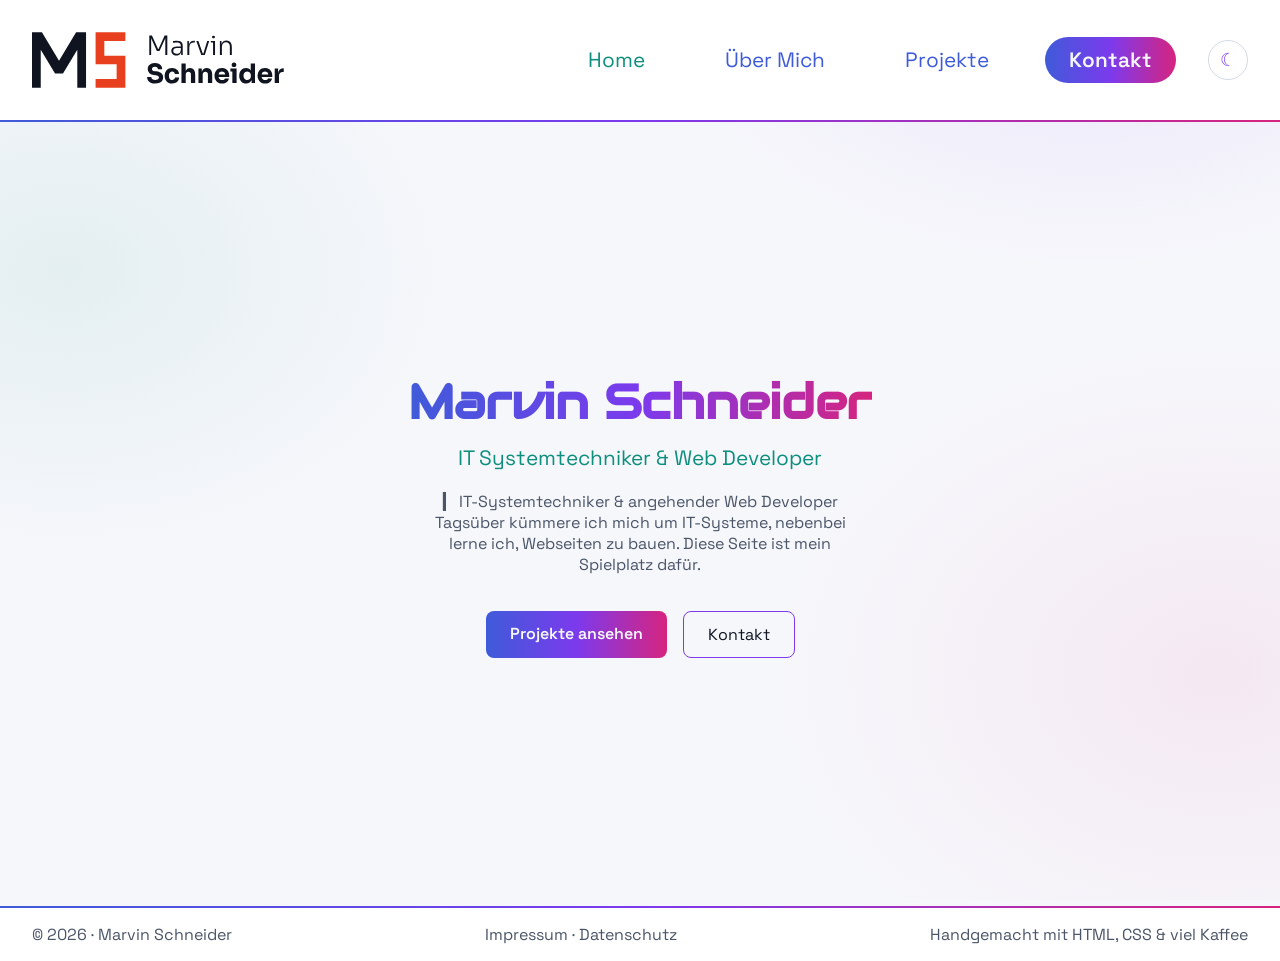
<file: index.html>
<!DOCTYPE html>
<html lang="de">
<head>
    <meta charset="UTF-8">
    <meta name="viewport" content="width=device-width, initial-scale=1.0">
    <title>Marvin Schneider</title>
    <script src="/js/theme.js"></script>
    <link rel="stylesheet" href="/CSS/style.css">
    <link rel="stylesheet" href="/CSS/colors.css">
    <link rel="stylesheet" href="/CSS/fonts.css">
    <link rel="preconnect" href="https://fonts.googleapis.com">
    <link rel="preconnect" href="https://fonts.gstatic.com" crossorigin>
    <link href="https://fonts.googleapis.com/css2?family=Audiowide&display=swap" rel="stylesheet">
    <link href="https://fonts.googleapis.com/css2?family=Space+Grotesk:wght@300..700&display=swap" rel="stylesheet">
</head>
<body>
    <header class="nav-menu">
    <p class="menu-name">
        <a href="https://www.marvin-max.ch">
            <picture class="logo-dark">
                <source media="(max-width: 700px)" srcset="/assets/monogram-hell-auf-dunkel.svg">
                <img src="/assets/logo.svg" alt="Marvin Schneider" class="menu-logo">
            </picture>
            <picture class="logo-light">
                <source media="(max-width: 700px)" srcset="/assets/monogram.svg">
                <img src="/assets/logo-horizontal.svg" alt="Marvin Schneider" class="menu-logo">
            </picture>
        </a>
    </p>
    <button class="nav-toggle" type="button" aria-label="Menü öffnen" aria-expanded="false" aria-controls="main-nav">
        <span class="nav-toggle-bar"></span>
        <span class="nav-toggle-bar"></span>
        <span class="nav-toggle-bar"></span>
    </button>
    <nav class="navbar" id="main-nav" aria-label="Hauptnavigation">
        <ul class="nav-list">
                <li><a class="nav-active" href="index.html">Home</a></li>
                <li><a href="about.html">Über Mich</a></li>
                <li><a href="projekte.html">Projekte</a></li>
                <li><a class="contact-button" href="kontakt.html">Kontakt</a></li>
            <li><button class="theme-toggle" type="button" aria-pressed="false" aria-label="Helles Design aktivieren"><span class="icon-sun" aria-hidden="true">☀</span><span class="icon-moon" aria-hidden="true">☾</span></button></li>
        </ul>
    </nav>
</header>
 <section class="hero">
    <h1 class="hero-title">Marvin Schneider</h1>
    <p class="hero-role">IT Systemtechniker  & Web Developer</p>
    <p class="hero-text">
        ▎ IT-Systemtechniker & angehender Web Developer
        Tagsüber kümmere ich mich um IT-Systeme, nebenbei lerne ich, Webseiten zu bauen. Diese Seite ist mein Spielplatz dafür.
     </p>
    <div class="hero-actions">
        <a href="projekte.html" class="hero-button hero-button--primary">Projekte ansehen</a>
        <a href="kontakt.html" class="hero-button hero-button--outline">Kontakt</a>
    </div>
</section>
    <footer class="footer">
        <p>&copy; 2026 &middot; Marvin Schneider</p>
        <p>
            <a href="impressum.html">Impressum</a>
            &middot;
            <a href="datenschutz.html">Datenschutz</a>
        </p>
        <p class="spruch">Handgemacht mit HTML, CSS &amp; viel Kaffee</p>
    </footer>

<script src="/js/nav.js"></script>
</body>
</html>
</file>
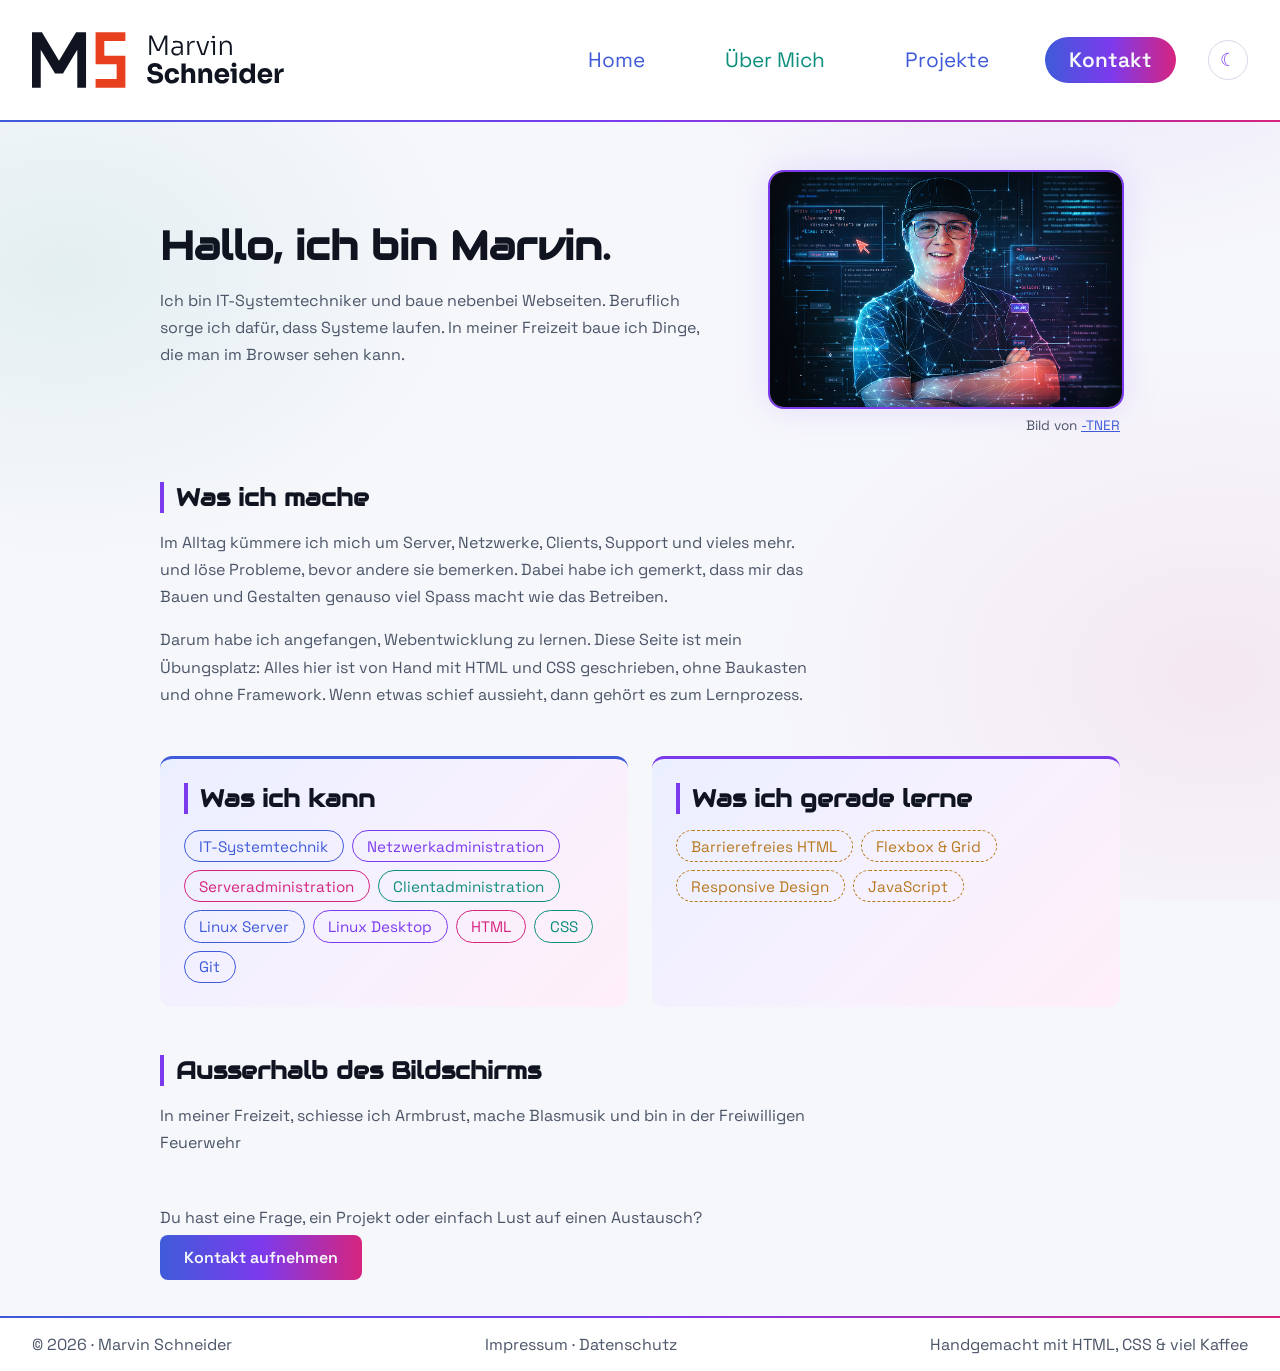
<file: about.html>
<!DOCTYPE html>
<html lang="de">
<head>
    <meta charset="UTF-8">
    <meta name="viewport" content="width=device-width, initial-scale=1.0">
    <title>Über mich – Marvin Schneider</title>
    <script src="/js/theme.js"></script>
    <link rel="stylesheet" href="/CSS/style.css">
    <link rel="stylesheet" href="/CSS/colors.css">
    <link rel="stylesheet" href="/CSS/fonts.css">
    <link rel="preconnect" href="https://fonts.googleapis.com">
    <link rel="preconnect" href="https://fonts.gstatic.com" crossorigin>
    <link href="https://fonts.googleapis.com/css2?family=Audiowide&display=swap" rel="stylesheet">
    <link href="https://fonts.googleapis.com/css2?family=Space+Grotesk:wght@300..700&display=swap" rel="stylesheet">
    <link rel="icon" type="image/svg+xml" href="/assets/favicon.svg">

</head>
<body>
<header class="nav-menu">
    <p class="menu-name">
        <a href="https://www.marvin-max.ch">
            <picture class="logo-dark">
                <source media="(max-width: 700px)" srcset="/assets/monogram-hell-auf-dunkel.svg">
                <img src="/assets/logo.svg" alt="Marvin Schneider" class="menu-logo">
            </picture>
            <picture class="logo-light">
                <source media="(max-width: 700px)" srcset="/assets/monogram.svg">
                <img src="/assets/logo-horizontal.svg" alt="Marvin Schneider" class="menu-logo">
            </picture>
        </a>
    </p>
    <button class="nav-toggle" type="button" aria-label="Menü öffnen" aria-expanded="false" aria-controls="main-nav">
        <span class="nav-toggle-bar"></span>
        <span class="nav-toggle-bar"></span>
        <span class="nav-toggle-bar"></span>
    </button>
    <nav class="navbar" id="main-nav" aria-label="Hauptnavigation">
        <ul class="nav-list">
                <li><a href="index.html">Home</a></li>
                <li><a class="nav-active" href="about.html">Über Mich</a></li>
                <li><a href="projekte.html">Projekte</a></li>
                <li><a class="contact-button" href="kontakt.html">Kontakt</a></li>
            <li><button class="theme-toggle" type="button" aria-pressed="false" aria-label="Helles Design aktivieren"><span class="icon-sun" aria-hidden="true">☀</span><span class="icon-moon" aria-hidden="true">☾</span></button></li>
        </ul>
    </nav>
</header>
<main class="about">
    <section class="about-intro">
        <div class="about-intro-text">
            <h1 class="about-title">Hallo, ich bin Marvin.</h1>
            <p>
                Ich bin IT-Systemtechniker und baue nebenbei Webseiten. Beruflich sorge
                ich dafür, dass Systeme laufen. In meiner Freizeit baue ich Dinge, die
                man im Browser sehen kann.
            </p>
        </div>
        <figure class="about-figure">
            <img src="/assets/Profile%20Pic%20Marvin%20Schneider_digital%20colors%20small.png"
                 alt="Porträt von Marvin Schneider mit Cap und Brille vor leuchtendem Code" class="about-photo">
            <figcaption>
                Bild von <a href="https://thatstner.com/" target="_blank" rel="noopener noreferrer">-TNER</a>
            </figcaption>
        </figure>
    </section>

    <section>
        <h2>Was ich mache</h2>
        <p>
            Im Alltag kümmere ich mich um Server, Netzwerke, Clients, Support und vieles mehr.
            und löse Probleme, bevor andere sie bemerken. Dabei habe ich gemerkt, dass
            mir das Bauen und Gestalten genauso viel Spass macht wie das Betreiben.
        </p>
        <p>
            Darum habe ich angefangen, Webentwicklung zu lernen. Diese Seite ist mein
            Übungsplatz: Alles hier ist von Hand mit HTML und CSS geschrieben, ohne
            Baukasten und ohne Framework. Wenn etwas schief aussieht, dann gehört es
            zum Lernprozess.
        </p>
    </section>

    <section class="about-cards">
        <div class="about-card">
            <h2>Was ich kann</h2>
            <ul class="skills">
                <li>IT-Systemtechnik</li>
                <li>Netzwerkadministration</li>
                <li>Serveradministration</li>
                <li>Clientadministration</li>
                <li>Linux Server</li>
                <li>Linux Desktop</li>
                <li>HTML</li>
                <li>CSS</li>
                <li>Git</li>
                </ul>
        </div>
        <div class="about-card">
            <h2>Was ich gerade lerne</h2>
            <ul class="skills skills--learning">
                <li>Barrierefreies HTML</li>
                <li>Flexbox &amp; Grid</li>
                <li>Responsive Design</li>
                <li>JavaScript</li>
            </ul>
        </div>
    </section>

    <section>
        <h2>Ausserhalb des Bildschirms</h2>
        <p>
            In meiner Freizeit, schiesse ich Armbrust, mache Blasmusik und bin in der Freiwilligen Feuerwehr
        </p>
    </section>

    <section class="about-cta">
        <p>Du hast eine Frage, ein Projekt oder einfach Lust auf einen Austausch?</p>
        <a href="kontakt.html" class="hero-button hero-button--primary">Kontakt aufnehmen</a>
    </section>
</main>

<footer class="footer">
    <p>&copy; 2026 &middot; Marvin Schneider</p>
    <p>
        <a href="impressum.html">Impressum</a>
        &middot;
        <a href="datenschutz.html">Datenschutz</a>
    </p>
    <p class="spruch">Handgemacht mit HTML, CSS &amp; viel Kaffee</p>
</footer>
<script src="/js/nav.js"></script>
</body>
</html>
</file>
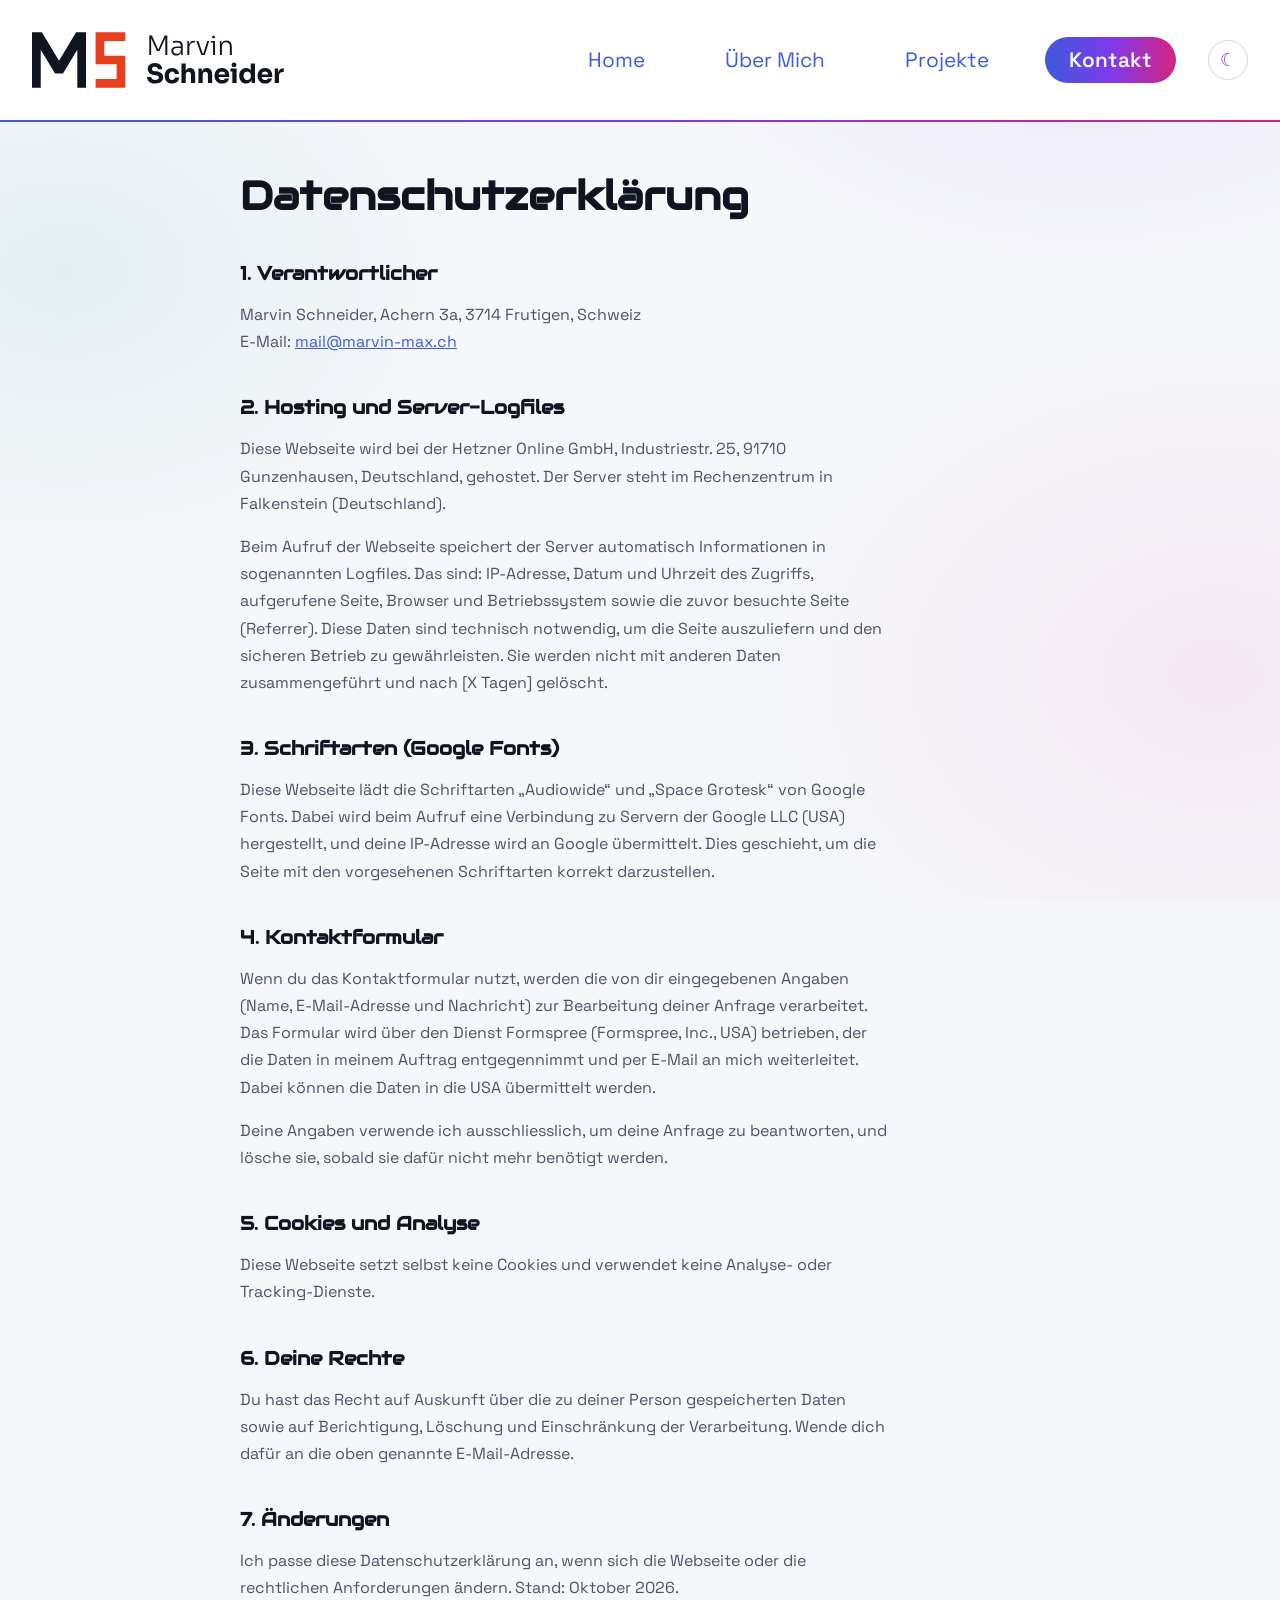
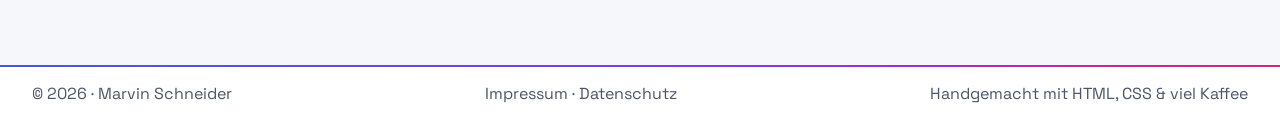
<file: datenschutz.html>
<!DOCTYPE html>
<html lang="de">
<head>
    <meta charset="UTF-8">
    <meta name="viewport" content="width=device-width, initial-scale=1.0">
    <title>Datenschutz – Marvin Schneider</title>
    <script src="/js/theme.js"></script>
    <link rel="stylesheet" href="/CSS/style.css">
    <link rel="stylesheet" href="/CSS/colors.css">
    <link rel="stylesheet" href="/CSS/fonts.css">
    <link rel="preconnect" href="https://fonts.googleapis.com">
    <link rel="preconnect" href="https://fonts.gstatic.com" crossorigin>
    <link href="https://fonts.googleapis.com/css2?family=Audiowide&display=swap" rel="stylesheet">
    <link href="https://fonts.googleapis.com/css2?family=Space+Grotesk:wght@300..700&display=swap" rel="stylesheet">
    <link rel="icon" type="image/svg+xml" href="/assets/favicon.svg">
</head>
<body>
<header class="nav-menu">
    <p class="menu-name">
        <a href="https://www.marvin-max.ch">
            <picture class="logo-dark">
                <source media="(max-width: 700px)" srcset="/assets/monogram-hell-auf-dunkel.svg">
                <img src="/assets/logo.svg" alt="Marvin Schneider" class="menu-logo">
            </picture>
            <picture class="logo-light">
                <source media="(max-width: 700px)" srcset="/assets/monogram.svg">
                <img src="/assets/logo-horizontal.svg" alt="Marvin Schneider" class="menu-logo">
            </picture>
        </a>
    </p>
    <button class="nav-toggle" type="button" aria-label="Menü öffnen" aria-expanded="false" aria-controls="main-nav">
        <span class="nav-toggle-bar"></span>
        <span class="nav-toggle-bar"></span>
        <span class="nav-toggle-bar"></span>
    </button>
    <nav class="navbar" id="main-nav" aria-label="Hauptnavigation">
        <ul class="nav-list">
                <li><a href="index.html">Home</a></li>
                <li><a href="about.html">Über Mich</a></li>
                <li><a href="projekte.html">Projekte</a></li>
                <li><a class="contact-button" href="kontakt.html">Kontakt</a></li>
            <li><button class="theme-toggle" type="button" aria-pressed="false" aria-label="Helles Design aktivieren"><span class="icon-sun" aria-hidden="true">☀</span><span class="icon-moon" aria-hidden="true">☾</span></button></li>
        </ul>
    </nav>
</header>

<main class="legal">
    <h1 class="about-title">Datenschutzerklärung</h1>

    <section>
        <h2>1. Verantwortlicher</h2>
        <p>
            Marvin Schneider, Achern 3a, 3714 Frutigen, Schweiz<br>
            E-Mail: <a href="mailto:mail@marvin-max.ch">mail@marvin-max.ch</a>
        </p>
    </section>

    <section>
        <h2>2. Hosting und Server-Logfiles</h2>
        <p>
            Diese Webseite wird bei der Hetzner Online GmbH, Industriestr. 25,
            91710 Gunzenhausen, Deutschland, gehostet. Der Server steht im
            Rechenzentrum in Falkenstein (Deutschland).
        </p>
        <p>
            Beim Aufruf der Webseite speichert der Server automatisch Informationen
            in sogenannten Logfiles. Das sind: IP-Adresse, Datum und Uhrzeit des
            Zugriffs, aufgerufene Seite, Browser und Betriebssystem sowie die zuvor
            besuchte Seite (Referrer). Diese Daten sind technisch notwendig, um die
            Seite auszuliefern und den sicheren Betrieb zu gewährleisten. Sie werden
            nicht mit anderen Daten zusammengeführt und nach [X Tagen] gelöscht.
        </p>
    </section>

    <section>
        <h2>3. Schriftarten (Google Fonts)</h2>
        <p>
            Diese Webseite lädt die Schriftarten „Audiowide“ und „Space Grotesk“ von
            Google Fonts. Dabei wird beim Aufruf eine Verbindung zu Servern der
            Google LLC (USA) hergestellt, und deine IP-Adresse wird an Google
            übermittelt. Dies geschieht, um die Seite mit den vorgesehenen
            Schriftarten korrekt darzustellen.
        </p>
    </section>

    <section>
        <h2>4. Kontaktformular</h2>
        <p>
            Wenn du das Kontaktformular nutzt, werden die von dir eingegebenen
            Angaben (Name, E-Mail-Adresse und Nachricht) zur Bearbeitung deiner
            Anfrage verarbeitet. Das Formular wird über den Dienst Formspree
            (Formspree, Inc., USA) betrieben, der die Daten in meinem Auftrag
            entgegennimmt und per E-Mail an mich weiterleitet. Dabei können die
            Daten in die USA übermittelt werden.
        </p>
        <p>
            Deine Angaben verwende ich ausschliesslich, um deine Anfrage zu
            beantworten, und lösche sie, sobald sie dafür nicht mehr benötigt werden.
        </p>
    </section>

    <section>
        <h2>5. Cookies und Analyse</h2>
        <p>
            Diese Webseite setzt selbst keine Cookies und verwendet keine
            Analyse- oder Tracking-Dienste.
        </p>
    </section>

    <section>
        <h2>6. Deine Rechte</h2>
        <p>
            Du hast das Recht auf Auskunft über die zu deiner Person gespeicherten
            Daten sowie auf Berichtigung, Löschung und Einschränkung der
            Verarbeitung. Wende dich dafür an die oben genannte E-Mail-Adresse.
        </p>
    </section>

    <section>
        <h2>7. Änderungen</h2>
        <p>
            Ich passe diese Datenschutzerklärung an, wenn sich die Webseite oder die
            rechtlichen Anforderungen ändern. Stand: Oktober 2026.
        </p>
    </section>
</main>

<footer class="footer">
    <p>&copy; 2026 &middot; Marvin Schneider</p>
    <p>
        <a href="impressum.html">Impressum</a>
        &middot;
        <a href="datenschutz.html">Datenschutz</a>
    </p>
    <p class="spruch">Handgemacht mit HTML, CSS &amp; viel Kaffee</p>
</footer>
<script src="/js/nav.js"></script>
</body>
</html>
</file>
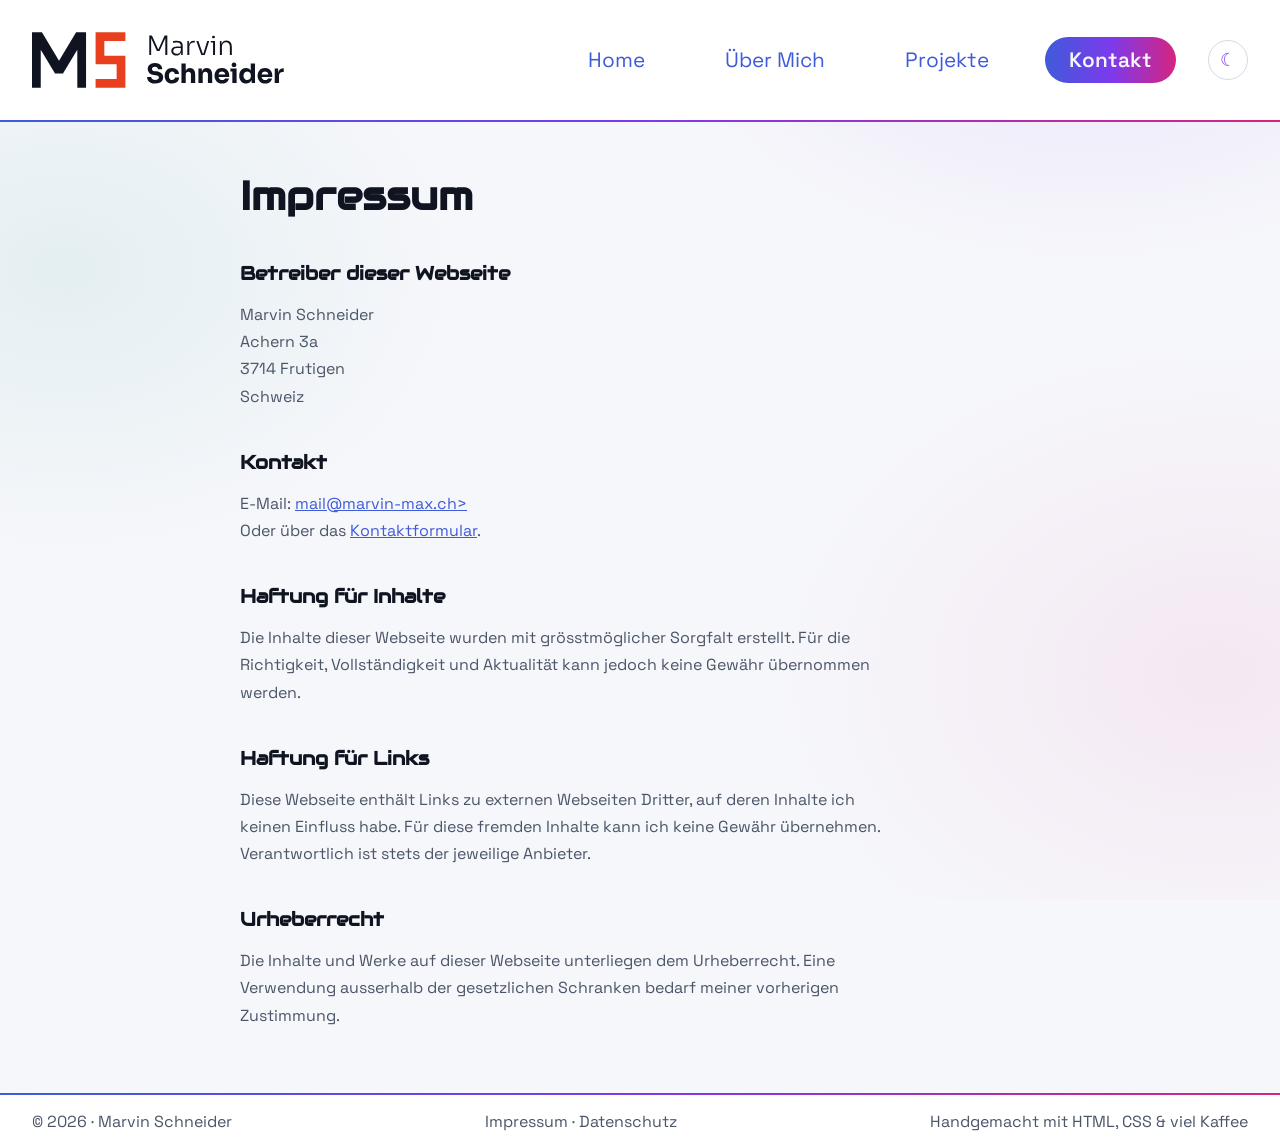
<file: impressum.html>
<!DOCTYPE html>
<html lang="de">
<head>
    <meta charset="UTF-8">
    <meta name="viewport" content="width=device-width, initial-scale=1.0">
    <title>Impressum – Marvin Schneider</title>
    <script src="/js/theme.js"></script>
    <link rel="stylesheet" href="/CSS/style.css">
    <link rel="stylesheet" href="/CSS/colors.css">
    <link rel="stylesheet" href="/CSS/fonts.css">
    <link rel="preconnect" href="https://fonts.googleapis.com">
    <link rel="preconnect" href="https://fonts.gstatic.com" crossorigin>
    <link href="https://fonts.googleapis.com/css2?family=Audiowide&display=swap" rel="stylesheet">
    <link href="https://fonts.googleapis.com/css2?family=Space+Grotesk:wght@300..700&display=swap" rel="stylesheet">
    <link rel="icon" type="image/svg+xml" href="/assets/favicon.svg">
</head>
<body>
<header class="nav-menu">
    <p class="menu-name">
        <a href="https://www.marvin-max.ch">
            <picture class="logo-dark">
                <source media="(max-width: 700px)" srcset="/assets/monogram-hell-auf-dunkel.svg">
                <img src="/assets/logo.svg" alt="Marvin Schneider" class="menu-logo">
            </picture>
            <picture class="logo-light">
                <source media="(max-width: 700px)" srcset="/assets/monogram.svg">
                <img src="/assets/logo-horizontal.svg" alt="Marvin Schneider" class="menu-logo">
            </picture>
        </a>
    </p>
    <button class="nav-toggle" type="button" aria-label="Menü öffnen" aria-expanded="false" aria-controls="main-nav">
        <span class="nav-toggle-bar"></span>
        <span class="nav-toggle-bar"></span>
        <span class="nav-toggle-bar"></span>
    </button>
    <nav class="navbar" id="main-nav" aria-label="Hauptnavigation">
        <ul class="nav-list">
                <li><a href="index.html">Home</a></li>
                <li><a href="about.html">Über Mich</a></li>
                <li><a href="projekte.html">Projekte</a></li>
                <li><a class="contact-button" href="kontakt.html">Kontakt</a></li>
            <li><button class="theme-toggle" type="button" aria-pressed="false" aria-label="Helles Design aktivieren"><span class="icon-sun" aria-hidden="true">☀</span><span class="icon-moon" aria-hidden="true">☾</span></button></li>
        </ul>
    </nav>
</header>

<main class="legal">
    <h1 class="about-title">Impressum</h1>

    <section>
        <h2>Betreiber dieser Webseite</h2>
        <p>
            Marvin Schneider<br>
            Achern 3a<br>
            3714 Frutigen<br>
            Schweiz
        </p>
    </section>

    <section>
        <h2>Kontakt</h2>
        <p>
            E-Mail: <a href="mailto:mail@marvin-max.ch">mail@marvin-max.ch></a><br>
            Oder über das <a href="kontakt.html">Kontaktformular</a>.
        </p>
    </section>

    <section>
        <h2>Haftung für Inhalte</h2>
        <p>
            Die Inhalte dieser Webseite wurden mit grösstmöglicher Sorgfalt erstellt.
            Für die Richtigkeit, Vollständigkeit und Aktualität kann jedoch keine
            Gewähr übernommen werden.
        </p>
    </section>

    <section>
        <h2>Haftung für Links</h2>
        <p>
            Diese Webseite enthält Links zu externen Webseiten Dritter, auf deren Inhalte
            ich keinen Einfluss habe. Für diese fremden Inhalte kann ich keine Gewähr
            übernehmen. Verantwortlich ist stets der jeweilige Anbieter.
        </p>
    </section>

    <section>
        <h2>Urheberrecht</h2>
        <p>
            Die Inhalte und Werke auf dieser Webseite unterliegen dem Urheberrecht.
            Eine Verwendung ausserhalb der gesetzlichen Schranken bedarf meiner
            vorherigen Zustimmung.
        </p>
    </section>
</main>

<footer class="footer">
    <p>&copy; 2026 &middot; Marvin Schneider</p>
    <p>
        <a href="impressum.html">Impressum</a>
        &middot;
        <a href="datenschutz.html">Datenschutz</a>
    </p>
    <p class="spruch">Handgemacht mit HTML, CSS &amp; viel Kaffee</p>
</footer>
<script src="/js/nav.js"></script>
</body>
</html>
</file>
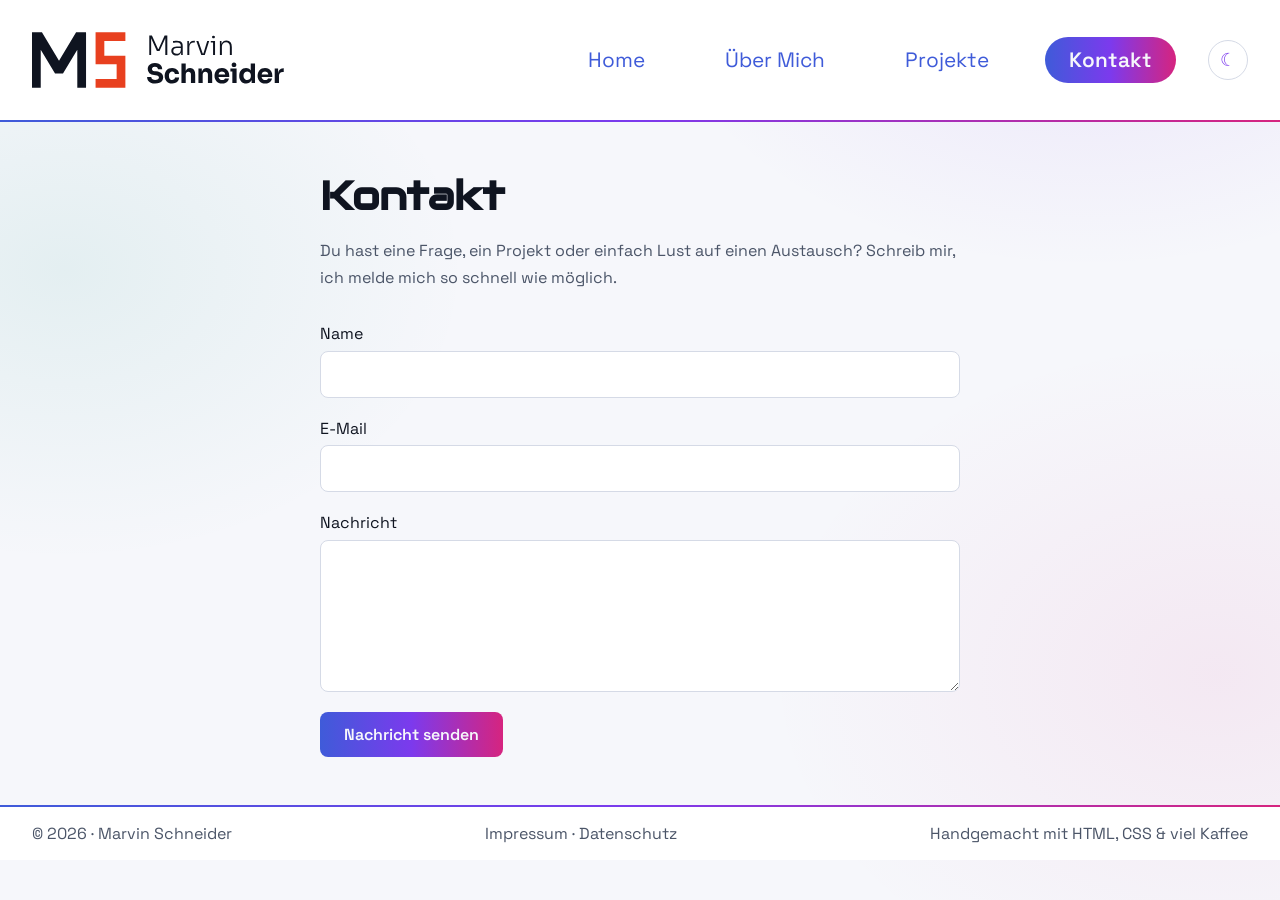
<file: kontakt.html>
<!DOCTYPE html>
<html lang="de">
<head>
    <meta charset="UTF-8">
    <meta name="viewport" content="width=device-width, initial-scale=1.0">
    <title>Kontakt – Marvin Schneider</title>
    <script src="/js/theme.js"></script>
    <link rel="stylesheet" href="/CSS/style.css">
    <link rel="stylesheet" href="/CSS/colors.css">
    <link rel="stylesheet" href="/CSS/fonts.css">
    <link rel="preconnect" href="https://fonts.googleapis.com">
    <link rel="preconnect" href="https://fonts.gstatic.com" crossorigin>
    <link href="https://fonts.googleapis.com/css2?family=Audiowide&display=swap" rel="stylesheet">
    <link href="https://fonts.googleapis.com/css2?family=Space+Grotesk:wght@300..700&display=swap" rel="stylesheet">
    <link rel="icon" type="image/svg+xml" href="/assets/favicon.svg">
</head>
<body>
<header class="nav-menu">
    <p class="menu-name">
        <a href="https://www.marvin-max.ch">
            <picture class="logo-dark">
                <source media="(max-width: 700px)" srcset="/assets/monogram-hell-auf-dunkel.svg">
                <img src="/assets/logo.svg" alt="Marvin Schneider" class="menu-logo">
            </picture>
            <picture class="logo-light">
                <source media="(max-width: 700px)" srcset="/assets/monogram.svg">
                <img src="/assets/logo-horizontal.svg" alt="Marvin Schneider" class="menu-logo">
            </picture>
        </a>
    </p>
    <button class="nav-toggle" type="button" aria-label="Menü öffnen" aria-expanded="false" aria-controls="main-nav">
        <span class="nav-toggle-bar"></span>
        <span class="nav-toggle-bar"></span>
        <span class="nav-toggle-bar"></span>
    </button>
    <nav class="navbar" id="main-nav" aria-label="Hauptnavigation">
        <ul class="nav-list">
                <li><a href="index.html">Home</a></li>
                <li><a href="about.html">Über Mich</a></li>
                <li><a href="projekte.html">Projekte</a></li>
                <li><a class="contact-button" href="kontakt.html">Kontakt</a></li>
            <li><button class="theme-toggle" type="button" aria-pressed="false" aria-label="Helles Design aktivieren"><span class="icon-sun" aria-hidden="true">☀</span><span class="icon-moon" aria-hidden="true">☾</span></button></li>
        </ul>
    </nav>
</header>

<main class="contact">
    <section class="contact-intro">
        <h1 class="about-title">Kontakt</h1>
        <p>
            Du hast eine Frage, ein Projekt oder einfach Lust auf einen Austausch?
            Schreib mir, ich melde mich so schnell wie möglich.
        </p>
    </section>

    <form class="contact-form" action="https://formspree.io/f/xeaezopy" method="POST">
        <div class="form-field">
            <label for="name">Name</label>
            <input type="text" id="name" name="name" autocomplete="name" required>
        </div>

        <div class="form-field">
            <label for="email">E-Mail</label>
            <input type="email" id="email" name="email" autocomplete="email" required>
        </div>

        <div class="form-field">
            <label for="message">Nachricht</label>
            <textarea id="message" name="message" rows="6" required></textarea>
        </div>

        <!-- Honeypot gegen Spam-Bots: für Menschen unsichtbar -->
        <input type="text" name="_gotcha" class="form-honeypot" tabindex="-1" autocomplete="off" aria-hidden="true">

        <button type="submit" class="hero-button hero-button--primary form-submit">Nachricht senden</button>
    </form>
</main>

<footer class="footer">
    <p>&copy; 2026 &middot; Marvin Schneider</p>
    <p>
        <a href="impressum.html">Impressum</a>
        &middot;
        <a href="datenschutz.html">Datenschutz</a>
    </p>
    <p class="spruch">Handgemacht mit HTML, CSS &amp; viel Kaffee</p>
</footer>
<script src="/js/nav.js"></script>
</body>
</html>
</file>
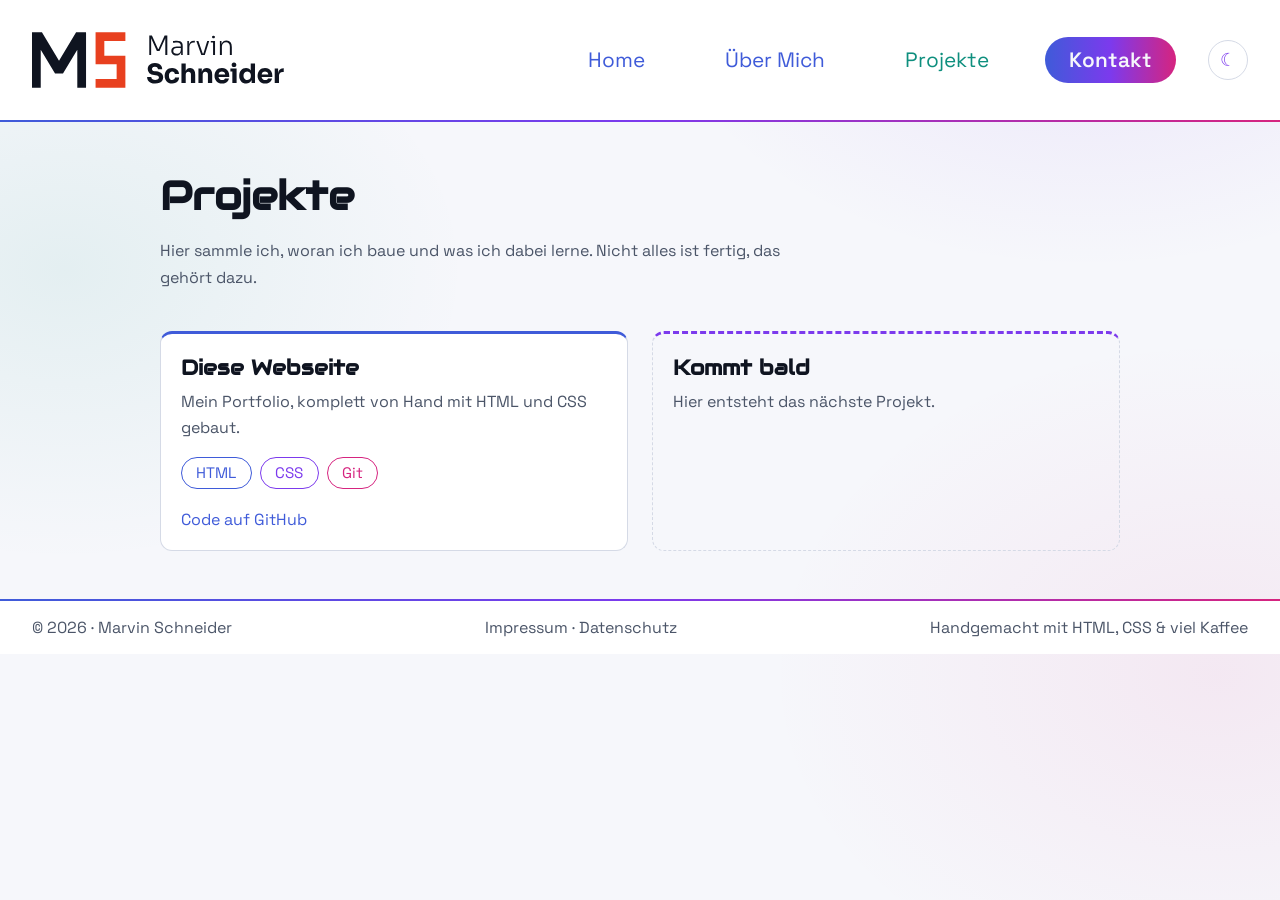
<file: projekte.html>
<!DOCTYPE html>
<html lang="de">
<head>
    <meta charset="UTF-8">
    <meta name="viewport" content="width=device-width, initial-scale=1.0">
    <title>Projekte – Marvin Schneider</title>
    <script src="/js/theme.js"></script>
    <link rel="stylesheet" href="/CSS/style.css">
    <link rel="stylesheet" href="/CSS/colors.css">
    <link rel="stylesheet" href="/CSS/fonts.css">
    <link rel="preconnect" href="https://fonts.googleapis.com">
    <link rel="preconnect" href="https://fonts.gstatic.com" crossorigin>
    <link href="https://fonts.googleapis.com/css2?family=Audiowide&display=swap" rel="stylesheet">
    <link href="https://fonts.googleapis.com/css2?family=Space+Grotesk:wght@300..700&display=swap" rel="stylesheet">
    <link rel="icon" type="image/svg+xml" href="/assets/favicon.svg">
</head>
<body>
<header class="nav-menu">
    <p class="menu-name">
        <a href="https://www.marvin-max.ch">
            <picture class="logo-dark">
                <source media="(max-width: 700px)" srcset="/assets/monogram-hell-auf-dunkel.svg">
                <img src="/assets/logo.svg" alt="Marvin Schneider" class="menu-logo">
            </picture>
            <picture class="logo-light">
                <source media="(max-width: 700px)" srcset="/assets/monogram.svg">
                <img src="/assets/logo-horizontal.svg" alt="Marvin Schneider" class="menu-logo">
            </picture>
        </a>
    </p>
    <button class="nav-toggle" type="button" aria-label="Menü öffnen" aria-expanded="false" aria-controls="main-nav">
        <span class="nav-toggle-bar"></span>
        <span class="nav-toggle-bar"></span>
        <span class="nav-toggle-bar"></span>
    </button>
    <nav class="navbar" id="main-nav" aria-label="Hauptnavigation">
        <ul class="nav-list">
                <li><a href="index.html">Home</a></li>
                <li><a href="about.html">Über Mich</a></li>
                <li><a class="nav-active" href="projekte.html">Projekte</a></li>
                <li><a class="contact-button" href="kontakt.html">Kontakt</a></li>
            <li><button class="theme-toggle" type="button" aria-pressed="false" aria-label="Helles Design aktivieren"><span class="icon-sun" aria-hidden="true">☀</span><span class="icon-moon" aria-hidden="true">☾</span></button></li>
        </ul>
    </nav>
</header>

<main class="projects">
    <section class="projects-intro">
        <h1 class="about-title">Projekte</h1>
        <p>
            Hier sammle ich, woran ich baue und was ich dabei lerne.
            Nicht alles ist fertig, das gehört dazu.
        </p>
    </section>

    <section class="project-grid">
        <article class="project-card">
            <div class="project-body">
                <h2>Diese Webseite</h2>
                <p>Mein Portfolio, komplett von Hand mit HTML und CSS gebaut.</p>
                <ul class="skills">
                    <li>HTML</li>
                    <li>CSS</li>
                    <li>Git</li>
                </ul>
                <div class="project-links">
                    <a href="https://github.com/Marv404/marvin-max.ch" target="_blank" rel="noopener noreferrer">Code auf GitHub</a>
                </div>
            </div>
        </article>

        <article class="project-card project-card--soon">
            <div class="project-body">
                <h2>Kommt bald</h2>
                <p>Hier entsteht das nächste Projekt.</p>
            </div>
        </article>
    </section>
</main>

<footer class="footer">
    <p>&copy; 2026 &middot; Marvin Schneider</p>
    <p>
        <a href="impressum.html">Impressum</a>
        &middot;
        <a href="datenschutz.html">Datenschutz</a>
    </p>
    <p class="spruch">Handgemacht mit HTML, CSS &amp; viel Kaffee</p>
</footer>
<script src="/js/nav.js"></script>
</body>
</html>
</file>
<file: CSS/style.css>
body{
    font-family: "Space Grotesk";
    background-color: var(--color-background);
    background-image:
        radial-gradient(40rem 28rem at 85% -5%, rgba(181, 140, 255, 0.18), transparent 70%),
        radial-gradient(36rem 26rem at 5% 30%, rgba(94, 234, 212, 0.10), transparent 70%),
        radial-gradient(40rem 30rem at 95% 75%, rgba(255, 122, 198, 0.10), transparent 70%);
    background-attachment: fixed;
    margin: 0;
}
.nav-menu{
    display: flex;
    justify-content: space-between;
    align-items: center;
    padding: 1rem 2rem;
    background-color: var(--color-surface);
    border-bottom: 2px solid transparent;
    border-image: var(--gradient-brand) 1;
}
.menu-logo {
    height: 3.5rem;   /* Höhe nach Geschmack anpassen */
    width: auto;
    display: block;
}
ul {
    list-style-type: none;
    margin: 0;
    padding: 0;
}
.nav-list {
    display: flex;
    justify-content: flex-end;
    align-items: center;
    gap: 2rem;
    list-style: none;
    margin: 0;
    padding: 0;
}.navbar {
    display: flex;
    justify-content: flex-end;
    text-align: right;
    height: 100%;
    gap: 2rem;
    font-size: 1.3rem;

}
.nav-list a:not(.contact-button){
    text-decoration: none;
    color: var(--color-primary);
    transition: color 0.2s;
    padding: 0.75rem 1.5rem;
}
.nav-list a:hover{
    color: var(--color-accent-pink);
}
.nav-list a.nav-active{
    color: var(--color-accent-cyan);
}
.hero {
    min-height: 80vh;
    display: flex;
    flex-direction: column;
    justify-content: center;
    align-items: center;
    text-align: center;
    gap: 0.75rem;
    padding: 2rem;
}
.hero-title {
    font-size: 3rem;
    margin: 0;
    font-family: "Audiowide", sans-serif;
    background: var(--gradient-brand);
    -webkit-background-clip: text;
    background-clip: text;
    -webkit-text-fill-color: transparent;
    color: transparent;
}

.hero-role {
    font-size: 1.3rem;
    color: var(--color-accent-cyan);
    margin: 0;
}

.hero-text {
    color: var(--color-text-muted);
    max-width: 45ch;
    margin: 0.5rem 0 1.5rem;
}

.hero-actions {
    display: flex;
    gap: 1rem;
}

.hero-button {
    padding: 0.75rem 1.5rem;
    border-radius: 0.5rem;
    text-decoration: none;
    font-size: 1rem;
    transition: background-color 0.2s, color 0.2s;
}

.hero-button--primary {
    background-image: var(--gradient-brand);
    color: var(--color-background);
    font-weight: 600;
}

.hero-button--primary:hover {
    filter: brightness(1.1);
}

.hero-button--outline {
    border: 1px solid var(--color-border);
    color: var(--color-text);
}

.hero-button--outline {
    border-color: var(--color-accent-violet);
}

.hero-button--outline:hover {
    border-color: var(--color-accent-pink);
    color: var(--color-accent-pink);
}
.contact-button {
    display: inline-block;
    padding: 0.6rem 1.5rem;
    background-image: var(--gradient-brand);
    color: var(--color-background);
    font-weight: 600;
    border-radius: 1.5rem;
    text-decoration: none;
    transition: background-color 0.2s, color 0.2s;
}

.contact-button:hover {
    filter: brightness(1.15);
}
.überschrift{
    display: flex;
    flex-direction: column;
    align-items: center;
    gap: 1rem;
    color: var(--color-text);
}
.footer{
    display: flex;
    justify-content: space-between;
    padding: 1rem 2rem;
    background-color: var(--color-surface);
    color: var(--color-text-muted);
    border-top: 2px solid transparent;
    border-image: var(--gradient-brand) 1;
}
.footer p{
    margin: 0;
}
.footer a {
    color: var(--color-text-muted);
    text-decoration: none;
    transition: color 0.2s;
}
.footer a:hover {
    color: var(--color-accent-pink);
}



/* Über mich */
.about {
    max-width: 60rem;
    margin: 0 auto;
    padding: 3rem 2rem;
    color: var(--color-text-muted);
}
.about p {
    max-width: 65ch;
    line-height: 1.7;
}
.about-title {
    font-family: "Audiowide", sans-serif;
    font-size: 2.5rem;
    color: var(--color-text);
    margin: 0 0 1rem;
}
.about h2 {
    font-family: "Audiowide", sans-serif;
    color: var(--color-text);
    border-left: 4px solid var(--color-accent-violet);
    padding-left: 0.75rem;
    margin: 3rem 0 1rem;
}
.about-cards {
    display: grid;
    grid-template-columns: repeat(auto-fit, minmax(16rem, 1fr));
    gap: 1.5rem;
    margin-top: 3rem;
}
.about-card {
    background-color: var(--color-surface);
    background-image: var(--gradient-brand-soft);
    border-radius: 0.75rem;
    border-top: 3px solid var(--color-primary);
    padding: 1.5rem;
}
.about-card:nth-child(2) {
    border-top-color: var(--color-accent-violet);
}
.about-card:nth-child(3) {
    border-top-color: var(--color-accent-pink);
}
.about-card h2 {
    margin-top: 0;
}
.skills {
    display: flex;
    flex-wrap: wrap;
    gap: 0.5rem;
}
.skills li {
    padding: 0.35rem 0.9rem;
    border: 1px solid var(--color-primary);
    border-radius: 999px;
    color: var(--color-primary);
    font-size: 0.95rem;
}
.skills li:nth-child(4n+2) {
    border-color: var(--color-accent-violet);
    color: var(--color-accent-violet);
}
.skills li:nth-child(4n+3) {
    border-color: var(--color-accent-pink);
    color: var(--color-accent-pink);
}
.skills li:nth-child(4n) {
    border-color: var(--color-accent-cyan);
    color: var(--color-accent-cyan);
}
.skills--learning li,
.skills--learning li:nth-child(n) {
    border-style: dashed;
    color: var(--color-accent-amber);
    border-color: var(--color-accent-amber);
}
.about-cta {
    margin-top: 3rem;
}
.about-intro {
    display: flex;
    align-items: center;
    gap: 3rem;
}
.about-intro-text {
    flex: 1;
}
.about-figure {
    flex: 0 0 22rem;
    margin: 0;
}
.about-photo {
    width: 100%;
    height: auto;
    display: block;
    border-radius: 1rem;
    border: 2px solid var(--color-accent-violet);
    box-shadow: 0 0 2rem rgba(181, 140, 255, 0.25);
}
.about-figure figcaption {
    margin-top: 0.5rem;
    font-size: 0.85rem;
    color: var(--color-text-muted);
    text-align: right;
}
.about-figure figcaption a {
    color: var(--color-primary);
}

/* Projekte */
.projects {
    max-width: 60rem;
    margin: 0 auto;
    padding: 3rem 2rem;
    color: var(--color-text-muted);
}
.projects-intro p {
    max-width: 65ch;
    line-height: 1.7;
}
.project-grid {
    display: grid;
    grid-template-columns: repeat(auto-fit, minmax(18rem, 1fr));
    gap: 1.5rem;
    margin-top: 2.5rem;
}
.project-card {
    background-color: var(--color-surface);
    border: 1px solid var(--color-border);
    border-radius: 0.75rem;
    overflow: hidden;
    transition: border-color 0.2s, transform 0.2s;
}
.project-card {
    border-top: 3px solid var(--color-primary);
}
.project-card:nth-child(3n+2) {
    border-top-color: var(--color-accent-violet);
}
.project-card:nth-child(3n) {
    border-top-color: var(--color-accent-pink);
}
.project-card:hover {
    border-color: var(--color-accent-violet);
    transform: translateY(-4px);
    box-shadow: 0 0.5rem 1.5rem rgba(181, 140, 255, 0.2);
}
.project-card--soon {
    border-style: dashed;
    background-color: transparent;
}
.project-card--soon:hover {
    border-color: var(--color-border);
    transform: none;
    box-shadow: none;
}
.project-body {
    padding: 1.25rem;
}
.project-body h2 {
    font-family: "Audiowide", sans-serif;
    color: var(--color-text);
    margin: 0 0 0.5rem;
    font-size: 1.3rem;
}
.project-body p {
    line-height: 1.6;
    margin: 0 0 1rem;
}
.project-links {
    margin-top: 1.25rem;
}
.project-links a {
    color: var(--color-primary);
    text-decoration: none;
    transition: color 0.2s;
}
.project-links a:hover {
    color: var(--color-accent-pink);
}

/* Kontakt */
.contact {
    max-width: 40rem;
    margin: 0 auto;
    padding: 3rem 2rem;
    color: var(--color-text-muted);
}
.contact-intro p {
    line-height: 1.7;
}
.contact-form {
    display: flex;
    flex-direction: column;
    gap: 1.25rem;
    margin-top: 2rem;
}
.form-field {
    display: flex;
    flex-direction: column;
    gap: 0.4rem;
}
.form-field label {
    color: var(--color-text);
}
.form-field input,
.form-field textarea {
    font: inherit;
    padding: 0.75rem 1rem;
    background-color: var(--color-surface);
    color: var(--color-text);
    border: 1px solid var(--color-border);
    border-radius: 0.5rem;
    transition: border-color 0.2s;
}
.form-field input:focus,
.form-field textarea:focus {
    outline: none;
    border-color: var(--color-accent-violet);
    box-shadow: 0 0 0 3px rgba(181, 140, 255, 0.25);
}
.form-field textarea {
    resize: vertical;
}
.form-honeypot {
    position: absolute;
    left: -9999px;
}
.form-submit {
    align-self: flex-start;
    border: none;
    cursor: pointer;
    font-family: inherit;
}

/* Burger-Button (Desktop: versteckt) */
.nav-toggle {
    display: none;
    flex-direction: column;
    justify-content: center;
    gap: 0.35rem;
    width: 2.75rem;
    height: 2.75rem;
    padding: 0.6rem;
    background: none;
    border: 1px solid var(--color-border);
    border-radius: 0.5rem;
    cursor: pointer;
}
.nav-toggle-bar {
    display: block;
    height: 2px;
    background-color: var(--color-primary);
    border-radius: 2px;
    transition: transform 0.2s, opacity 0.2s;
}
.nav-open .nav-toggle-bar:nth-child(1) {
    transform: translateY(0.5rem) rotate(45deg);
}
.nav-open .nav-toggle-bar:nth-child(2) {
    opacity: 0;
}
.nav-open .nav-toggle-bar:nth-child(3) {
    transform: translateY(-0.5rem) rotate(-45deg);
}
.nav-toggle:focus-visible {
    outline: 2px solid var(--color-primary);
    outline-offset: 2px;
}

/* Responsive */
@media (max-width: 700px) {
    .nav-menu {
        flex-wrap: wrap;
        padding: 0.75rem 1rem;
    }
    .menu-logo {
        height: 2.5rem;
    }
    .nav-toggle {
        display: flex;
    }
    .navbar {
        display: none;
        width: 100%;
        justify-content: flex-start;
        text-align: left;
        padding-top: 0.75rem;
    }
    .nav-open .navbar {
        display: block;
    }
    .nav-list {
        flex-direction: column;
        align-items: flex-start;
        gap: 0.25rem;
    }
    .nav-list a:not(.contact-button) {
        display: block;
        padding: 0.75rem 0;
    }
    .nav-list .contact-button {
        margin-top: 0.5rem;
    }

    .hero {
        min-height: 60vh;
        padding: 2rem 1rem;
    }
    .hero-title {
        font-size: 2.25rem;
    }
    .hero-actions {
        flex-direction: column;
        width: 100%;
        max-width: 18rem;
    }

    .about,
    .projects,
    .contact {
        padding: 2rem 1rem;
    }
    .about-title {
        font-size: 1.9rem;
    }
    .about-intro {
        flex-direction: column;
        align-items: stretch;
        gap: 1.5rem;
    }
    .about-figure {
        flex: none;
    }

    .footer {
        flex-direction: column;
        align-items: center;
        gap: 0.5rem;
        text-align: center;
    }
}

/* Impressum & Datenschutz */
.legal {
    max-width: 50rem;
    margin: 0 auto;
    padding: 3rem 2rem;
    color: var(--color-text-muted);
}
.legal h2 {
    font-family: "Audiowide", sans-serif;
    font-size: 1.2rem;
    color: var(--color-text);
    margin: 2.5rem 0 0.75rem;
}
.legal p {
    line-height: 1.7;
    max-width: 65ch;
}
.legal a {
    color: var(--color-primary);
}
@media (max-width: 700px) {
    .legal {
        padding: 2rem 1rem;
    }
}

/* Hell/Dunkel-Umschaltung */
.theme-toggle {
    display: inline-flex;
    align-items: center;
    justify-content: center;
    width: 2.5rem;
    height: 2.5rem;
    padding: 0;
    background: none;
    border: 1px solid var(--color-border);
    border-radius: 50%;
    color: var(--color-accent-amber);
    font-size: 1.15rem;
    line-height: 1;
    cursor: pointer;
    transition: border-color 0.2s, color 0.2s;
}
.theme-toggle:hover {
    border-color: var(--color-accent-violet);
}
.theme-toggle:focus-visible {
    outline: 2px solid var(--color-primary);
    outline-offset: 2px;
}
.theme-toggle .icon-moon {
    display: none;
}
:root[data-theme="light"] .theme-toggle .icon-sun {
    display: none;
}
:root[data-theme="light"] .theme-toggle .icon-moon {
    display: inline;
    color: var(--color-accent-violet);
}

/* Logos je nach Farbschema */
.logo-light {
    display: none;
}
:root[data-theme="light"] .logo-dark {
    display: none;
}
:root[data-theme="light"] .logo-light {
    display: inline;
}
:root[data-theme="light"] body {
    background-image:
        radial-gradient(40rem 28rem at 85% -5%, rgba(124, 58, 237, 0.10), transparent 70%),
        radial-gradient(36rem 26rem at 5% 30%, rgba(14, 143, 126, 0.08), transparent 70%),
        radial-gradient(40rem 30rem at 95% 75%, rgba(214, 36, 127, 0.07), transparent 70%);
}
</file>
<file: CSS/colors.css>
:root {
    /* Background */
    --color-background: #0B1020;
    --color-surface: #121A2E;

    /* Text */
    --color-text: #F8FAFC;
    --color-text-muted: #94A3B8;

    /* Brand */
    --color-primary: #8CA6FF;
    --color-primary-hover: #7895F5;
    --color-primary-dark: #627FE0;
    --color-primary-light: #C7D2FF;

    /* Akzente */
    --color-accent-violet: #B58CFF;
    --color-accent-pink: #FF7AC6;
    --color-accent-cyan: #5EEAD4;
    --color-accent-amber: #FFC857;
    --gradient-brand: linear-gradient(90deg, var(--color-primary), var(--color-accent-violet), var(--color-accent-pink));
    --gradient-brand-soft: linear-gradient(135deg, rgba(140, 166, 255, 0.18), rgba(181, 140, 255, 0.12) 50%, rgba(255, 122, 198, 0.12));

    /* UI */
    --color-border: #26314A;
    --color-border-hover: #3A4968;
}

/* Helles Farbschema */
:root[data-theme="light"] {
    color-scheme: light;

    --color-background: #F6F7FB;
    --color-surface: #FFFFFF;

    --color-text: #0F1420;
    --color-text-muted: #4B5568;

    --color-primary: #3F5BD9;
    --color-primary-hover: #3049B8;
    --color-primary-dark: #2538A0;
    --color-primary-light: #6C85F0;

    --color-accent-violet: #7C3AED;
    --color-accent-pink: #D6247F;
    --color-accent-cyan: #0E8F7E;
    --color-accent-amber: #B7791F;

    --color-border: #D5DAE6;
    --color-border-hover: #AEB6C9;
}
:root:not([data-theme]) {
    color-scheme: dark;
}
:root[data-theme="dark"] {
    color-scheme: dark;
}
</file>
<file: CSS/fonts.css>
.audiowide-regular {
    font-family: "Audiowide", sans-serif;
    font-weight: 400;
    font-style: normal;
}

.space-grotesk {
                    font-family: "Space Grotesk", sans-serif;
                    font-optical-sizing: auto;
                    font-weight: 200;
                    font-style: normal;
                }
</file>
